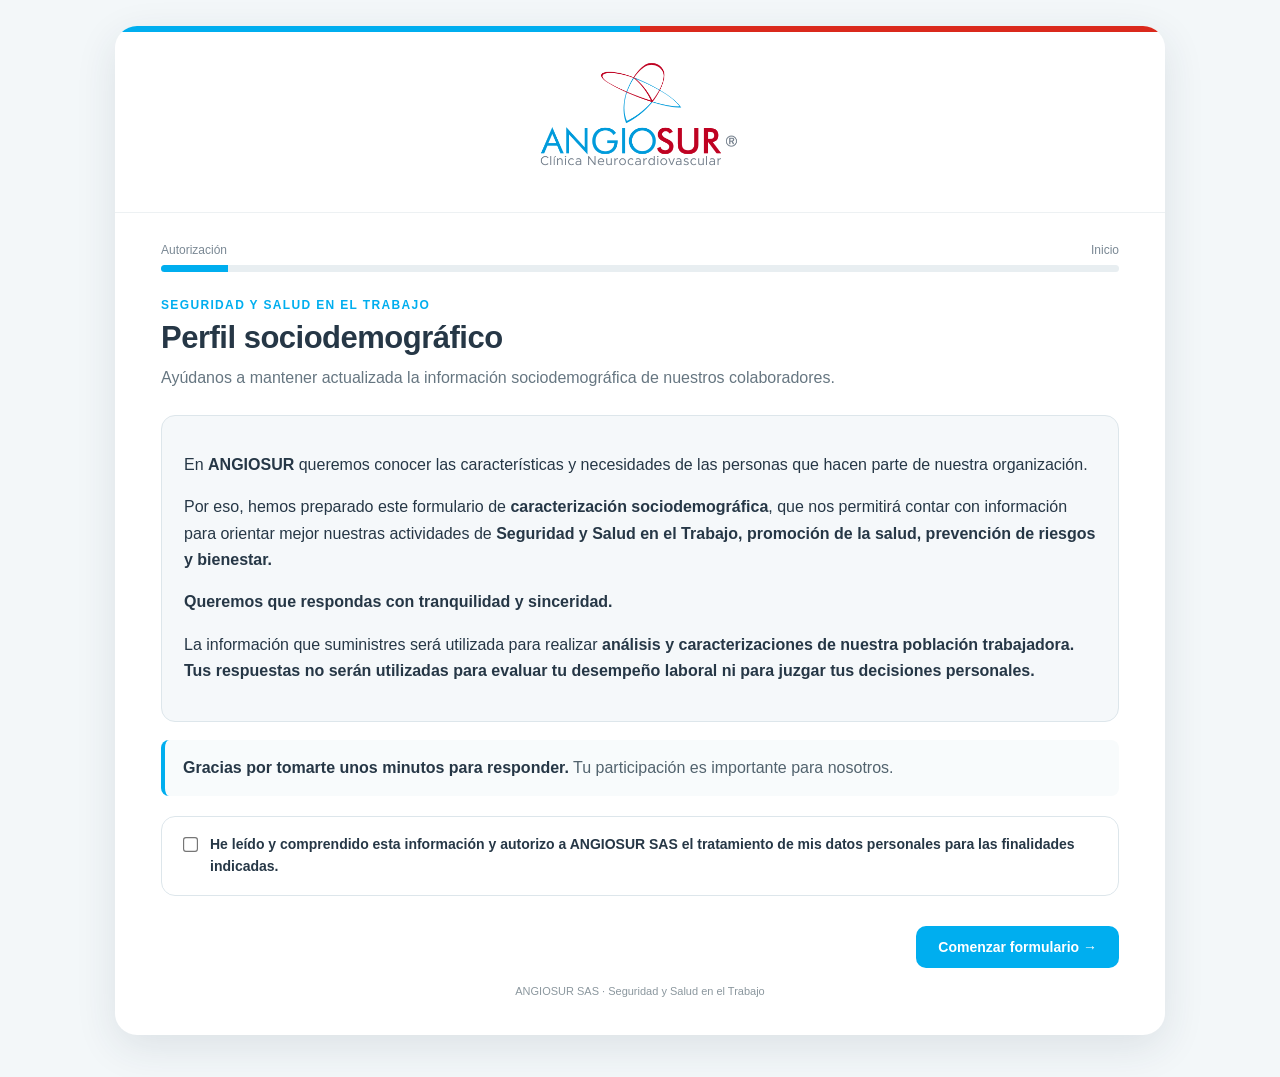
<file: index.html>
<!DOCTYPE html>
<html lang="es">
<head>
<meta charset="UTF-8">
<meta name="viewport" content="width=device-width, initial-scale=1.0">
<title>Perfil Sociodemográfico | ANGIOSUR</title>
<style>
:root{--blue:#00AEEF;--red:#DA291C;--gray:#7A8894;--dark:#263746;--soft:#F5F8FA;--line:#DDE6EB;--muted:#667681}
*{box-sizing:border-box}
body{margin:0;font-family:"Segoe UI",Arial,sans-serif;color:var(--dark);background:#f3f7f9}
.page{min-height:100vh;padding:26px 16px 42px}
.shell{width:min(1050px,100%);margin:auto;background:#fff;border-radius:22px;overflow:hidden;box-shadow:0 12px 42px rgba(38,55,70,.11)}
.topline{height:6px;background:linear-gradient(90deg,var(--blue) 0 50%,var(--red) 50% 100%)}
.header{padding:22px 36px 18px;border-bottom:1px solid #edf1f3;text-align:center}
.logo{width:min(330px,72vw);height:auto}
.main{padding:30px 46px 38px}
.progress-top{display:flex;justify-content:space-between;font-size:12px;color:var(--gray);margin-bottom:8px}
.progress{height:7px;background:#e8eef1;border-radius:20px;overflow:hidden}
.bar{height:100%;width:7%;background:var(--blue);transition:.25s}
.step{display:none}.step.active{display:block}
.kicker{font-size:12px;font-weight:800;letter-spacing:1.35px;text-transform:uppercase;color:var(--blue);margin:26px 0 8px}
h1{font-size:31px;line-height:1.18;margin:0 0 10px;letter-spacing:-.5px}
h2{font-size:25px;margin:0 0 8px}
.subtitle{color:var(--muted);line-height:1.55;margin:0 0 24px}
.intro{background:var(--soft);border:1px solid var(--line);border-radius:14px;padding:20px 22px;line-height:1.65}
.notice{margin:18px 0;padding:16px 18px;background:#f8fbfc;border-left:4px solid var(--blue);border-radius:8px;color:#52636e;line-height:1.55}
.notice strong{color:var(--dark)}
.notice ul{margin:8px 0 0 20px;padding:0}
.consent{border:1px solid var(--line);border-radius:14px;padding:17px 18px;margin-top:20px}
.checkline{display:flex;align-items:flex-start;gap:10px;line-height:1.55;font-weight:650}
.checkline input{margin-top:4px;accent-color:var(--blue);transform:scale(1.15)}
.section-head{display:flex;align-items:flex-start;gap:13px;margin-bottom:23px}
.section-num{min-width:42px;height:42px;border-radius:12px;background:#e9f8fd;color:var(--blue);display:flex;align-items:center;justify-content:center;font-weight:800}
.grid{display:grid;grid-template-columns:1fr 1fr;gap:18px}
.field{display:flex;flex-direction:column;gap:7px}
.full{grid-column:1/-1}
label{font-size:14px;font-weight:700;line-height:1.35}
.req{color:var(--red)}
.optional{font-size:11px;font-weight:500;color:#7b8992;margin-left:5px}
input[type=text],input[type=number],input[type=date],select{
width:100%;padding:12px 13px;border:1px solid var(--line);border-radius:10px;background:#fff;font-size:14px;color:var(--dark);outline:none
}
input:focus,select:focus{border-color:var(--blue);box-shadow:0 0 0 3px rgba(0,174,239,.10)}
.radio-row,.check-grid{display:flex;flex-wrap:wrap;gap:9px}
.choice{display:flex;align-items:flex-start;gap:7px;border:1px solid var(--line);border-radius:10px;padding:10px 12px;background:#fff;font-size:13px;font-weight:500;cursor:pointer}
.choice input{margin-top:2px;accent-color:var(--blue)}
.helper{font-size:11px;color:#83909a;line-height:1.4}
.actions{display:flex;justify-content:space-between;gap:12px;margin-top:30px}
button{border:0;border-radius:10px;padding:13px 22px;font-weight:750;font-size:14px;cursor:pointer}
.primary{background:var(--blue);color:#fff}.secondary{background:#edf2f4;color:var(--dark)}.danger{background:var(--red);color:#fff}
.conditional{display:none}.conditional.show{display:flex}.field.invalid input,.field.invalid select{border-color:var(--red);box-shadow:0 0 0 3px rgba(218,41,28,.08)}.field-error{display:block;color:var(--red);font-size:11px;margin-top:6px;font-weight:600}
.summary{display:grid;grid-template-columns:repeat(3,1fr);gap:12px;margin-top:20px}
.summary-card{background:var(--soft);border:1px solid var(--line);border-radius:12px;padding:14px}
.summary-card b{display:block;font-size:11px;color:var(--gray);margin-bottom:5px}.summary-card span{font-size:15px;font-weight:750}
.success{text-align:center;padding:45px 10px}
.success-icon{width:68px;height:68px;border-radius:50%;margin:0 auto 17px;background:#e9f8fd;color:var(--blue);display:flex;align-items:center;justify-content:center;font-size:31px;font-weight:800}
.footer{text-align:center;color:#8b979e;font-size:11px;margin-top:17px}
@media(max-width:720px){.main{padding:25px 19px 32px}.header{padding:21px 15px 17px}.grid{grid-template-columns:1fr}.full{grid-column:auto}.summary{grid-template-columns:1fr}h1{font-size:27px}}
</style>

<style>
.uppercase-input{text-transform:uppercase;}
.input-error{border-color:#DA291C !important;box-shadow:0 0 0 3px rgba(218,41,28,.08) !important;}
.validation-message{display:none;color:#DA291C;font-size:12px;font-weight:600;margin-top:6px;}
</style>


<style>
.completion-clean{
  min-height:360px;
  display:flex;
  flex-direction:column;
  align-items:center;
  justify-content:center;
  text-align:center;
  padding:48px 24px 60px;
}
.completion-icon{
  width:76px;
  height:76px;
  border-radius:50%;
  display:flex;
  align-items:center;
  justify-content:center;
  font-size:42px;
  font-weight:700;
  color:#fff;
  background:#00AEEF;
  margin-bottom:24px;
}
.completion-clean h2{
  margin:0 0 12px;
  color:#123A72;
}
.completion-clean p{
  margin:0;
  font-size:18px;
  color:#526477;
}
</style>

</head>
<body>
<div class="page"><div class="shell"><div class="topline"></div>
<header class="header"><img class="logo" src="[data-uri]" alt="ANGIOSUR Clínica Neurocardiovascular"></header>
<main class="main">
<div class="progress-top"><span id="stepLabel">Autorización</span><span id="stepPercent">Inicio</span></div>
<div class="progress"><div class="bar" id="progressBar"></div></div>

<section class="step active" id="step0">
<div class="kicker">Seguridad y Salud en el Trabajo</div>
<h1>Perfil sociodemográfico</h1>
<p class="subtitle">Ayúdanos a mantener actualizada la información sociodemográfica de nuestros colaboradores.</p>

<div class="intro">
<p>En <strong>ANGIOSUR</strong> queremos conocer las características y necesidades de las personas que hacen parte de nuestra organización.</p>
<p>Por eso, hemos preparado este formulario de <strong>caracterización sociodemográfica</strong>, que nos permitirá contar con información para orientar mejor nuestras actividades de <strong>Seguridad y Salud en el Trabajo, promoción de la salud, prevención de riesgos y bienestar.</strong></p>
<p><strong>Queremos que respondas con tranquilidad y sinceridad.</strong></p>
<p>La información que suministres será utilizada para realizar <strong>análisis y caracterizaciones de nuestra población trabajadora. Tus respuestas no serán utilizadas para evaluar tu desempeño laboral ni para juzgar tus decisiones personales.</strong></p>
</div>

<div class="notice">
<strong>Gracias por tomarte unos minutos para responder.</strong> Tu participación es importante para nosotros.
</div>

<div class="consent">
<label class="checkline"><input type="checkbox" id="authorization">
<span><strong>He leído y comprendido esta información y autorizo a ANGIOSUR SAS el tratamiento de mis datos personales para las finalidades indicadas.</strong></span></label>
</div>

<div class="actions"><span></span><button class="primary" onclick="startForm()">Comenzar formulario →</button></div>
</section>


<section class="step" id="step1">
<div class="kicker">01 · Datos personales</div>
<div class="section-head"><div class="section-num">01</div><div><h2>Datos personales</h2><p class="subtitle">Comencemos con tu información.</p></div></div>
<div class="grid">
<div class="field" id="q1">
<label>Tipo de documento <span class="req">*</span></label>
<select id="q1_input" data-q="1" required><option value="">Seleccione una opción</option><option value="Cédula de ciudadanía">Cédula de ciudadanía</option><option value="Cédula de extranjería">Cédula de extranjería</option><option value="Permiso por Protección Temporal (PPT)">Permiso por Protección Temporal (PPT)</option><option value="Pasaporte">Pasaporte</option></select>
</div>
<div class="field" id="q2">
<label>Número de documento <span class="req">*</span></label>
<input type="text" id="q2_input" data-q="2" autocomplete="off" required maxlength="15" minlength="5" inputmode="numeric">
</div>
<div class="field" id="q3">
<label>Apellidos y nombres <span class="req">*</span></label>
<input type="text" id="q3_input" data-q="3" autocomplete="off" required>
</div>
<div class="field" id="q4">
<label>Fecha de nacimiento <span class="req">*</span></label>
<input type="date" id="q4_input" data-q="4" required>
</div>
<div class="field" id="q5">
<label>Sexo <span class="req">*</span></label>
<div class="radio-row">
<label class="choice"><input type="radio" id="q5_0" name="q5" value="Mujer" data-q="5"> Mujer</label>
<label class="choice"><input type="radio" id="q5_1" name="q5" value="Hombre" data-q="5"> Hombre</label>
</div>
</div>
<div class="field" id="q6">
<label>Identidad de género <span class="req">*</span></label>
<select id="q6_input" data-q="6" required><option value="">Seleccione una opción</option><option value="Mujer">Mujer</option><option value="Hombre">Hombre</option><option value="Mujer trans">Mujer trans</option><option value="Hombre trans">Hombre trans</option><option value="No binario">No binario</option><option value="Otra">Otra</option><option value="Prefiero no responder">Prefiero no responder</option></select>
</div>
<div class="field" id="q7">
<label>Estado civil <span class="req">*</span></label>
<select id="q7_input" data-q="7" required><option value="">Seleccione una opción</option><option value="Soltero(a)">Soltero(a)</option><option value="Casado(a)">Casado(a)</option><option value="Unión libre">Unión libre</option><option value="Separado(a)">Separado(a)</option><option value="Divorciado(a)">Divorciado(a)</option><option value="Viudo(a)">Viudo(a)</option></select>
</div>
<div class="field" id="q8">
<label>¿Tiene hijos? <span class="req">*</span></label>
<div class="radio-row">
<label class="choice"><input type="radio" id="q8_0" name="q8" value="Sí" data-q="8"> Sí</label>
<label class="choice"><input type="radio" id="q8_1" name="q8" value="No" data-q="8"> No</label>
</div>
</div>
<div class="field conditional" id="q9" data-condition="Visible si ¿Tiene hijos? = Sí">
<label>¿Cuántos hijos tiene? <span class="req">*</span></label>
<select id="q9_input" data-q="9" required><option value="">Seleccione una opción</option><option value="1">1</option><option value="2">2</option><option value="3">3</option><option value="4">4</option><option value="5">5</option><option value="6">6</option></select>
</div>
<div class="field conditional" id="q10" data-condition="Visible si ¿Tiene hijos? = Sí">
<label>¿Cuántos de sus hijos son menores de 18 años? <span class="req">*</span></label>
<select id="q10_input" data-q="10" required><option value="">Seleccione una opción</option><option value="0">0</option><option value="1">1</option><option value="2">2</option><option value="3">3</option><option value="4">4</option><option value="5">5</option><option value="6">6</option></select>
</div>
<div class="field" id="q11">
<label>¿Cuántas personas dependen económicamente de usted? <span class="req">*</span></label>
<select id="q11_input" data-q="11" required><option value="">Seleccione una opción</option><option value="0">0</option><option value="1">1</option><option value="2">2</option><option value="3">3</option><option value="4">4</option><option value="5">5</option><option value="6">6</option></select>
</div>
<div class="field" id="q12">
<label>¿Es cabeza de hogar? <span class="req">*</span></label>
<div class="radio-row">
<label class="choice"><input type="radio" id="q12_0" name="q12" value="Sí" data-q="12"> Sí</label>
<label class="choice"><input type="radio" id="q12_1" name="q12" value="No" data-q="12"> No</label>
</div>
</div>
<div class="field conditional" id="q13" data-condition="Visible si ¿Es cabeza de hogar? = Sí">
<label>¿Es usted madre cabeza de familia? <span class="req">*</span></label>
<div class="radio-row">
<label class="choice"><input type="radio" id="q13_0" name="q13" value="Sí" data-q="13"> Sí</label>
<label class="choice"><input type="radio" id="q13_1" name="q13" value="No" data-q="13"> No</label>
</div>
</div>
</div>
<div class="actions">
<button class="secondary" onclick="goTo(0)">← Atrás</button>
<button class="primary" onclick="nextStep(1,2)">Siguiente →</button>
</div>
</section>

<section class="step" id="step2">
<div class="kicker">02 · Educación y vivienda</div>
<div class="section-head"><div class="section-num">02</div><div><h2>Educación y vivienda</h2><p class="subtitle">Cuéntanos un poco más sobre tu entorno y formación.</p></div></div>
<div class="grid">
<div class="field" id="q14">
<label>Máximo nivel de estudios terminado <span class="req">*</span></label>
<select id="q14_input" data-q="14" required><option value="">Seleccione una opción</option><option value="Primaria">Primaria</option><option value="Bachillerato">Bachillerato</option><option value="Técnico">Técnico</option><option value="Tecnólogo">Tecnólogo</option><option value="Profesional">Profesional</option><option value="Especialización">Especialización</option><option value="Maestría">Maestría</option><option value="Doctorado">Doctorado</option></select>
</div>
<div class="field" id="q15">
<label>¿Estudia actualmente? <span class="req">*</span></label>
<div class="radio-row">
<label class="choice"><input type="radio" id="q15_0" name="q15" value="Sí" data-q="15"> Sí</label>
<label class="choice"><input type="radio" id="q15_1" name="q15" value="No" data-q="15"> No</label>
</div>
</div>
<div class="field conditional" id="q16" data-condition="Visible si ¿Estudia actualmente? = Sí">
<label>¿Qué nivel está cursando? <span class="req">*</span></label>
<select id="q16_input" data-q="16" required><option value="">Seleccione una opción</option><option value="Bachillerato">Bachillerato</option><option value="Técnico">Técnico</option><option value="Tecnólogo">Tecnólogo</option><option value="Profesional">Profesional</option><option value="Especialización">Especialización</option><option value="Maestría">Maestría</option><option value="Doctorado">Doctorado</option><option value="Curso / Diplomado">Curso / Diplomado</option></select>
</div>
<div class="field" id="q17">
<label>Municipio de residencia <span class="req">*</span></label>
<select id="q17_input" data-q="17" required><option value="">Seleccione una opción</option>
<option value="" disabled>VALLE DE ABURRÁ</option>
<option value="BELLO">BELLO</option>
<option value="CALDAS">CALDAS</option>
<option value="COPACABANA">COPACABANA</option>
<option value="ENVIGADO">ENVIGADO</option>
<option value="GIRARDOTA">GIRARDOTA</option>
<option value="ITAGÜÍ">ITAGÜÍ</option>
<option value="LA ESTRELLA">LA ESTRELLA</option>
<option value="MEDELLÍN">MEDELLÍN</option>
<option value="SABANETA">SABANETA</option>
<option value="" disabled>SEDES Y CERCANOS</option>
<option value="BARBOSA">BARBOSA</option>
<option value="AMAGÁ">AMAGÁ</option>
<option value="ANGELÓPOLIS">ANGELÓPOLIS</option>
<option value="ANDES">ANDES</option>
<option value="CAUCASIA">CAUCASIA</option>
<option value="CONCORDIA">CONCORDIA</option>
<option value="FREDONIA">FREDONIA</option>
<option value="URRAO">URRAO</option>
<option value="Otro municipio de Antioquia">Otro municipio de Antioquia</option>
<option value="Otro municipio fuera de Antioquia">Otro municipio fuera de Antioquia</option></select>
</div>
<div class="field" id="q18">
<label>Zona de residencia <span class="req">*</span></label>
<select id="q18_input" data-q="18" required><option value="">Seleccione una opción</option><option value="Urbana">Urbana</option><option value="Rural">Rural</option></select>
</div>
<div class="field" id="q19">
<label>Estrato socioeconómico <span class="req">*</span></label>
<select id="q19_input" data-q="19" required><option value="">Seleccione una opción</option><option value="1">1</option><option value="2">2</option><option value="3">3</option><option value="4">4</option><option value="5">5</option><option value="6">6</option></select>
</div>
<div class="field" id="q20">
<label>Tipo de vivienda <span class="req">*</span></label>
<select id="q20_input" data-q="20" required><option value="">Seleccione una opción</option><option value="Propia (pagada)">Propia (pagada)</option><option value="Propia (pagando crédito)">Propia (pagando crédito)</option><option value="Arrendada">Arrendada</option><option value="Familiar">Familiar</option><option value="Otra">Otra</option></select>
</div>
<div class="field" id="q21">
<label>Medio de transporte principal <span class="req">*</span></label>
<select id="q21_input" data-q="21" required><option value="">Seleccione una opción</option><option value="A pie">A pie</option><option value="Bicicleta">Bicicleta</option><option value="Motocicleta">Motocicleta</option><option value="Automóvil particular">Automóvil particular</option><option value="Bus o buseta">Bus o buseta</option><option value="Metro / Metroplús / Tranvía">Metro / Metroplús / Tranvía</option><option value="Taxi o plataforma">Taxi o plataforma</option><option value="Otro">Otro</option></select>
</div>
<div class="field conditional" id="q22" data-condition="Visible si medio de transporte = Motocicleta o Automóvil particular">
<label>¿Tiene licencia de conducción vigente? <span class="req">*</span></label>
<div class="radio-row">
<label class="choice"><input type="radio" id="q22_0" name="q22" value="Sí" data-q="22"> Sí</label>
<label class="choice"><input type="radio" id="q22_1" name="q22" value="No" data-q="22"> No</label>
</div>
</div>
<div class="field" id="q23">
<label>Tiempo aproximado de desplazamiento casa-trabajo (solo ida) <span class="req">*</span></label>
<select id="q23_input" data-q="23" required><option value="">Seleccione una opción</option><option value="Menos de 30 minutos">Menos de 30 minutos</option><option value="30 a 60 minutos">30 a 60 minutos</option><option value="1 a 2 horas">1 a 2 horas</option><option value="Más de 2 horas">Más de 2 horas</option></select>
</div>
</div>
<div class="actions">
<button class="secondary" onclick="goTo(1)">← Atrás</button>
<button class="primary" onclick="nextStep(2,3)">Siguiente →</button>
</div>
</section>

<section class="step" id="step3">
<div class="kicker">03 · Información laboral</div>
<div class="section-head"><div class="section-num">03</div><div><h2>Información laboral</h2><p class="subtitle">Información relacionada con tu actividad en ANGIOSUR.</p></div></div>
<div class="grid">
<div class="field" id="q24">
<label>¿En qué sede labora? <span class="req">*</span></label>
<select id="q24_input" data-q="24" required><option value="">Seleccione una opción</option><option value="CLINICA">CLÍNICA</option><option value="GUAYABAL">GUAYABAL</option><option value="ITINERANTE">ITINERANTE</option><option value="ANDES">ANDES</option><option value="URRAO">URRAO</option><option value="CAUCASIA">CAUCASIA</option><option value="CONCORDIA">CONCORDIA</option><option value="COOSALUD">COOSALUD</option><option value="FREDONIA">FREDONIA</option><option value="OTRA">OTRA</option></select>
</div>
<div class="field" id="q25">
<label>¿En qué área o servicio trabaja? <span class="req">*</span></label>
<input type="text" id="q25_input" data-q="25" autocomplete="off" required>
</div>
<div class="field" id="q26">
<label>¿Cuál es su cargo? <span class="req">*</span></label>
<input type="text" id="q26_input" data-q="26" autocomplete="off" required>
</div>
<div class="field" id="q27">
<label>¿Qué tipo de cargo desempeña? <span class="req">*</span></label>
<select id="q27_input" data-q="27" required><option value="">Seleccione una opción</option><option value="Asistencial">Asistencial</option><option value="Administrativo">Administrativo</option><option value="Apoyo logístico">Apoyo logístico</option><option value="Directivo">Directivo</option></select>
</div>
<div class="field" id="q28">
<label>¿Qué tipo de vinculación tiene con la institución? <span class="req">*</span></label>
<select id="q28_input" data-q="28" required><option value="">Seleccione una opción</option><option value="Término indefinido">Término indefinido</option><option value="Término fijo">Término fijo</option><option value="Obra o labor">Obra o labor</option><option value="Prestación de servicios">Prestación de servicios</option><option value="Aprendiz">Aprendiz</option><option value="Empresa de servicios temporales">Empresa de servicios temporales</option><option value="Otro">Otro</option></select>
</div>
<div class="field" id="q29">
<label>¿En qué fecha ingresó a la institución? <span class="req">*</span></label>
<input type="date" id="q29_input" data-q="29" required>
</div>
<div class="field" id="q30">
<label>¿Cuál es su jornada de trabajo? <span class="req">*</span></label>
<select id="q30_input" data-q="30" required><option value="">Seleccione una opción</option><option value="Diurna fija">Diurna fija</option><option value="Nocturna fija">Nocturna fija</option><option value="Rotativa (día y noche)">Rotativa (día y noche)</option><option value="Mixta / otra">Mixta / otra</option></select>
</div>
<div class="field" id="q31">
<label>¿Cuántas horas trabaja a la semana en la institución? <span class="req">*</span></label>
<select id="q31_input" data-q="31" required><option value="">Seleccione una opción</option><option value="1 a 20">1 a 20</option><option value="21 a 40">21 a 40</option><option value="41 a 42">41 a 42</option><option value="Más de 42">Más de 42</option></select>
</div>
<div class="field" id="q32">
<label>¿Tiene otro empleo o contrato con otra entidad? <span class="req">*</span></label>
<div class="radio-row">
<label class="choice"><input type="radio" id="q32_0" name="q32" value="Sí" data-q="32"> Sí</label>
<label class="choice"><input type="radio" id="q32_1" name="q32" value="No" data-q="32"> No</label>
</div>
</div>
<div class="field conditional" id="q33" data-condition="Visible si ¿Tiene otro empleo o contrato? = Sí">
<label>Horas trabajadas por semana en el otro empleo <span class="req">*</span></label>
<select id="q33_input" data-q="33" required><option value="">Seleccione una opción</option><option value="1 a 10">1 a 10</option><option value="11 a 20">11 a 20</option><option value="21 a 30">21 a 30</option><option value="31 a 40">31 a 40</option><option value="Más de 40">Más de 40</option></select>
</div>
<div class="field" id="q34">
<label>¿Cuál es el ingreso mensual total de su hogar? <span class="req">*</span></label>
<select id="q34_input" data-q="34" required><option value="">Seleccione una opción</option><option value="Menos de 1 SMMLV">Menos de 1 SMMLV</option><option value="De 1 a 2 SMMLV">De 1 a 2 SMMLV</option><option value="Más de 2 y hasta 3 SMMLV">Más de 2 y hasta 3 SMMLV</option><option value="Más de 3 y hasta 5 SMMLV">Más de 3 y hasta 5 SMMLV</option><option value="Más de 5 SMMLV">Más de 5 SMMLV</option></select>
</div>
</div>
<div class="actions">
<button class="secondary" onclick="goTo(2)">← Atrás</button>
<button class="primary" onclick="nextStep(3,4)">Siguiente →</button>
</div>
</section>

<section class="step" id="step4">
<div class="kicker">04 · Información de caracterización</div>
<div class="section-head"><div class="section-num">04</div><div><h2>Información de caracterización</h2><p class="subtitle">Información para conocer mejor las características de nuestra población.</p></div></div>
<div class="grid">
<div class="field" id="q35">
<label>¿Pertenece a alguno de estos grupos poblacionales? (puede marcar varias) <span class="req">*</span></label>
<div class="check-grid">
<label class="choice"><input type="checkbox" id="q35_0" name="q35" value="Persona con discapacidad" data-q="35"> Persona con discapacidad</label>
<label class="choice"><input type="checkbox" id="q35_1" name="q35" value="Víctima del conflicto armado" data-q="35"> Víctima del conflicto armado</label>
<label class="choice"><input type="checkbox" id="q35_2" name="q35" value="Persona en situación de desplazamiento forzado" data-q="35"> Persona en situación de desplazamiento forzado</label>
<label class="choice"><input type="checkbox" id="q35_3" name="q35" value="Víctima de violencia basada en género" data-q="35"> Víctima de violencia basada en género</label>
<label class="choice"><input type="checkbox" id="q35_4" name="q35" value="Persona en proceso de reincorporación o reintegración" data-q="35"> Persona en proceso de reincorporación o reintegración</label>
<label class="choice"><input type="checkbox" id="q35_5" name="q35" value="Población migrante" data-q="35"> Población migrante</label>
<label class="choice"><input type="checkbox" id="q35_6" name="q35" value="Ninguno" data-q="35"> Ninguno</label>
</div>
</div>
<div class="field conditional" id="q36" data-condition="Visible si se selecciona Persona con discapacidad">
<label>Tipo de discapacidad <span class="req">*</span></label>
<div class="check-grid">
<label class="choice"><input type="checkbox" id="q36_0" name="q36" value="Física" data-q="36"> Física</label>
<label class="choice"><input type="checkbox" id="q36_1" name="q36" value="Auditiva" data-q="36"> Auditiva</label>
<label class="choice"><input type="checkbox" id="q36_2" name="q36" value="Visual" data-q="36"> Visual</label>
<label class="choice"><input type="checkbox" id="q36_3" name="q36" value="Intelectual" data-q="36"> Intelectual</label>
<label class="choice"><input type="checkbox" id="q36_4" name="q36" value="Psicosocial" data-q="36"> Psicosocial</label>
<label class="choice"><input type="checkbox" id="q36_5" name="q36" value="Múltiple" data-q="36"> Múltiple</label>
</div>
</div>
<div class="field conditional" id="q37" data-condition="Visible si se selecciona Persona con discapacidad">
<label>¿Cuenta con certificado de discapacidad? <span class="req">*</span></label>
<select id="q37_input" data-q="37" required><option value="">Seleccione una opción</option><option value="Sí">Sí</option><option value="No">No</option><option value="En trámite">En trámite</option></select>
</div>
<div class="field conditional" id="q38" data-condition="Visible si se selecciona Persona con discapacidad">
<label>¿Requiere algún ajuste razonable en su puesto de trabajo? <span class="req">*</span></label>
<select id="q38_input" data-q="38" required><option value="">Seleccione una opción</option><option value="Sí">Sí</option><option value="No">No</option></select>
</div>
<div class="field full conditional" id="q39" data-condition="Visible si discapacidad = Sí y requiere ajuste razonable = Sí">
<label>¿Qué ajuste requiere? <span class="req">*</span></label>
<input type="text" id="q39_input" data-q="39" autocomplete="off" required>
</div>
<div class="field" id="q40">
<label>De acuerdo con su cultura o pueblo, ¿usted se reconoce como? <span class="req">*</span></label>
<select id="q40_input" data-q="40" required><option value="">Seleccione una opción</option><option value="Indígena">Indígena</option><option value="Gitano(a) o Rrom">Gitano(a) o Rrom</option><option value="Raizal">Raizal</option><option value="Palenquero(a)">Palenquero(a)</option><option value="Negro(a), mulato(a), afrodescendiente o afrocolombiano(a)">Negro(a), mulato(a), afrodescendiente o afrocolombiano(a)</option><option value="Ninguno de los anteriores">Ninguno de los anteriores</option></select>
</div>
<div class="field" id="q41">
<label>Según sus rasgos físicos, ¿usted se reconoce como? <span class="req">*</span></label>
<select id="q41_input" data-q="41" required><option value="">Seleccione una opción</option><option value="Mestizo(a)">Mestizo(a)</option><option value="Blanco(a)">Blanco(a)</option><option value="Otro">Otro</option></select>
</div>
</div>
<div class="actions">
<button class="secondary" onclick="goTo(3)">← Atrás</button>
<button class="primary" onclick="nextStep(4,5)">Siguiente →</button>
</div>
</section>

<section class="step" id="step5">
<div class="kicker">05 · Salud y hábitos</div>
<div class="section-head"><div class="section-num">05</div><div><h2>Salud y hábitos</h2><p class="subtitle">Información relacionada con salud y hábitos.</p></div></div>
<div class="grid">

<div class="field" id="q56">
<label>Talla (cm) <span class="req">*</span></label>
<input type="number" id="q56_input" data-q="56" required min="50" max="250" step="0.1" inputmode="decimal" placeholder="Ej. 165">
</div>
<div class="field" id="q57">
<label>Peso (kg) <span class="req">*</span></label>
<input type="number" id="q57_input" data-q="57" required min="2" max="300" step="0.1" inputmode="decimal" placeholder="Ej. 65">
</div>
<div class="field" id="q42">
<label>¿Cómo califica su estado de salud? <span class="req">*</span></label>
<select id="q42_input" data-q="42" required><option value="">Seleccione una opción</option><option value="Excelente">Excelente</option><option value="Buena">Buena</option><option value="Regular">Regular</option><option value="Mala">Mala</option></select>
</div>
<div class="field" id="q43">
<label>¿Tiene alguna enfermedad diagnosticada por un médico? <span class="req">*</span></label>
<select id="q43_input" data-q="43" required><option value="">Seleccione una opción</option><option value="Sí">Sí</option><option value="No">No</option></select>
</div>
<div class="field conditional" id="q44" data-condition="Visible si ¿Tiene alguna enfermedad diagnosticada? = Sí">
<label>¿Cuál o cuáles enfermedades? <span class="req">*</span></label>
<div class="check-grid">
<label class="choice"><input type="checkbox" id="q44_0" name="q44" value="Hipertensión arterial" data-q="44"> Hipertensión arterial</label>
<label class="choice"><input type="checkbox" id="q44_1" name="q44" value="Diabetes" data-q="44"> Diabetes</label>
<label class="choice"><input type="checkbox" id="q44_2" name="q44" value="Enfermedad cardiovascular" data-q="44"> Enfermedad cardiovascular</label>
<label class="choice"><input type="checkbox" id="q44_3" name="q44" value="Enfermedad respiratoria" data-q="44"> Enfermedad respiratoria</label>
<label class="choice"><input type="checkbox" id="q44_4" name="q44" value="Enfermedad osteomuscular" data-q="44"> Enfermedad osteomuscular</label>
<label class="choice"><input type="checkbox" id="q44_5" name="q44" value="Trastorno de salud mental" data-q="44"> Trastorno de salud mental</label>
<label class="choice"><input type="checkbox" id="q44_6" name="q44" value="Enfermedad tiroidea" data-q="44"> Enfermedad tiroidea</label>
<label class="choice"><input type="checkbox" id="q44_7" name="q44" value="Cáncer" data-q="44"> Cáncer</label>
<label class="choice"><input type="checkbox" id="q44_8" name="q44" value="Otra" data-q="44"> Otra</label>
</div>
</div>
<div class="field full conditional" id="q45" data-condition="Visible si enfermedad = Sí y se selecciona Otra">
<label>¿Cuál otra enfermedad? <span class="req">*</span></label>
<input type="text" id="q45_input" data-q="45" autocomplete="off" required>
</div>
<div class="field conditional" id="q46" data-condition="Visible si ¿Tiene alguna enfermedad diagnosticada? = Sí">
<label>¿Está en tratamiento médico actualmente? <span class="req">*</span></label>
<select id="q46_input" data-q="46" required><option value="">Seleccione una opción</option><option value="Sí">Sí</option><option value="No">No</option></select>
</div>
<div class="field" id="q47">
<label>¿Toma algún medicamento de forma habitual? Ejm. Anticonceptivos, Analgésicos, ETC. <span class="req">*</span></label>
<select id="q47_input" data-q="47" required><option value="">Seleccione una opción</option><option value="Sí">Sí</option><option value="No">No</option></select>
</div>
<div class="field conditional" id="q48" data-condition="Visible si ¿Toma algún medicamento de forma habitual? = Sí">
<label>¿Cuál o cuáles? <span class="req">*</span></label>
<div class="check-grid">
<label class="choice"><input type="checkbox" id="q48_0" name="q48" value="Anticonceptivos (pastillas, inyección, implante u otro hormonal)" data-q="48"> Anticonceptivos (pastillas, inyección, implante u otro hormonal)</label>
<label class="choice"><input type="checkbox" id="q48_1" name="q48" value="Analgésicos (acetaminofén, acetaminofén con cafeína, ibuprofeno, naproxeno)" data-q="48"> Analgésicos (acetaminofén, acetaminofén con cafeína, ibuprofeno, naproxeno)</label>
<label class="choice"><input type="checkbox" id="q48_2" name="q48" value="Antihipertensivos (para la presión)" data-q="48"> Antihipertensivos (para la presión)</label>
<label class="choice"><input type="checkbox" id="q48_3" name="q48" value="Medicamentos para la diabetes" data-q="48"> Medicamentos para la diabetes</label>
<label class="choice"><input type="checkbox" id="q48_4" name="q48" value="Hormona tiroidea" data-q="48"> Hormona tiroidea</label>
<label class="choice"><input type="checkbox" id="q48_5" name="q48" value="Antidepresivos o ansiolíticos" data-q="48"> Antidepresivos o ansiolíticos</label>
<label class="choice"><input type="checkbox" id="q48_6" name="q48" value="Medicamentos para dormir" data-q="48"> Medicamentos para dormir</label>
<label class="choice"><input type="checkbox" id="q48_7" name="q48" value="Anticoagulantes" data-q="48"> Anticoagulantes</label>
<label class="choice"><input type="checkbox" id="q48_8" name="q48" value="Antialérgicos" data-q="48"> Antialérgicos</label>
<label class="choice"><input type="checkbox" id="q48_9" name="q48" value="Otro" data-q="48"> Otro</label>
</div>
</div>
<div class="field full conditional" id="q49" data-condition="Visible si ¿Toma algún medicamento de forma habitual? = Sí">
<label>¿Cuál otro medicamento? <span class="req">*</span></label>
<input type="text" id="q49_input" data-q="49" autocomplete="off" required>
</div>
<div class="field conditional" id="q50" data-condition="Visible si ¿Toma algún medicamento de forma habitual? = Sí">
<label>¿Con qué frecuencia los toma? <span class="req">*</span></label>
<select id="q50_input" data-q="50" required><option value="">Seleccione una opción</option><option value="Diario">Diario</option><option value="Varias veces por semana">Varias veces por semana</option><option value="Ocasional">Ocasional</option></select>
</div>
<div class="field conditional" id="q51" data-condition="Visible si ¿Toma algún medicamento de forma habitual? = Sí">
<label>¿Fueron formulados por un médico? <span class="req">*</span></label>
<select id="q51_input" data-q="51" required><option value="">Seleccione una opción</option><option value="Sí, todos">Sí, todos</option><option value="Algunos">Algunos</option><option value="Ninguno">Ninguno</option></select>
</div>
<div class="field" id="q52">
<label>¿Con qué frecuencia realiza actividad física de al menos 30 minutos? <span class="req">*</span></label>
<select id="q52_input" data-q="52" required><option value="">Seleccione una opción</option><option value="No realizo">No realizo</option><option value="1 a 2 veces por semana">1 a 2 veces por semana</option><option value="3 o más veces por semana">3 o más veces por semana</option></select>
</div>
<div class="field" id="q53">
<label>¿Fuma cigarrillo o usa vapeador? <span class="req">*</span></label>
<select id="q53_input" data-q="53" required><option value="">Seleccione una opción</option><option value="No consumo">No consumo</option><option value="Sí consumo">Sí consumo</option><option value="Exfumador(a)">Exfumador(a)</option></select>
</div>
<div class="field conditional" id="q54" data-condition="">
<label>¿Con qué frecuencia? <span class="req">*</span></label>
<select id="q54_input" data-q="54" required><option value="">Seleccione una opción</option><option value="Diario">Diario</option><option value="Semanal">Semanal</option><option value="Ocasional">Ocasional</option></select>
</div>
<div class="field" id="q55">
<label>¿Con qué frecuencia consume bebidas alcohólicas? <span class="req">*</span></label>
<select id="q55_input" data-q="55" required><option value="">Seleccione una opción</option><option value="No consumo">No consumo</option><option value="Una vez al mes o menos">Una vez al mes o menos</option><option value="2 a 4 veces al mes">2 a 4 veces al mes</option><option value="2 o más veces por semana">2 o más veces por semana</option></select>
</div>
</div>
<div class="actions">
<button class="secondary" onclick="goTo(4)">← Atrás</button>
<button class="primary" type="button" onclick="submitForm()">Finalizar →</button>
</div>
</section>


<section class="step" id="step6">
<div class="completion-clean">
  <div class="completion-icon" aria-hidden="true">✓</div>
  <h2>¡Gracias por completar tu caracterización!</h2>
  <p>La información fue diligenciada correctamente.</p>
</div>
</section>

<div class="footer">ANGIOSUR SAS · Seguridad y Salud en el Trabajo</div>
</main></div></div>

<script>
const totalSteps=6;
function radioValue(n){
  const x=document.querySelector(`input[name="q${n}"]:checked`);
  return x?x.value:"";
}
function selectValue(n){
  const x=document.getElementById(`q${n}_input`);
  return x?x.value:"";
}
function checkboxValues(n){
  return [...document.querySelectorAll(`input[name="q${n}"]:checked`)].map(x=>x.value);
}
function showStep(n){
  document.querySelectorAll(".step").forEach(s=>s.classList.remove("active"));
  const step=document.getElementById("step"+n);
  if(step)step.classList.add("active");
  const labels=["Autorización","Datos personales","Educación y vivienda","Información laboral","Información de caracterización","Salud y hábitos","Finalizado"];
  document.getElementById("stepLabel").textContent=labels[n]||"Formulario";
  document.getElementById("stepPercent").textContent=n===0?"Inicio":(n===6?"Completado":Math.round((n/5)*100)+"%");
  document.getElementById("progressBar").style.width=(n===0?7:Math.min(100,n*20))+"%";
  window.scrollTo({top:0,behavior:"smooth"});
  updateConditions();
}
function goTo(n){showStep(n)}
function startForm(){
  if(!document.getElementById("authorization").checked){
    alert("Para continuar, debes leer y aceptar la autorización.");
    return;
  }
  goTo(1);
}
function clearError(field){
  field.classList.remove("invalid");
  const e=field.querySelector(".field-error");
  if(e)e.remove();
}
function error(field,msg){
  clearError(field);
  field.classList.add("invalid");
  const e=document.createElement("div");
  e.className="field-error";
  e.textContent=msg;
  field.appendChild(e);
}
function visible(field){
  return field.offsetParent!==null;
}
function validField(field){
  const radios=field.querySelectorAll('input[type="radio"]');
  const checks=field.querySelectorAll('input[type="checkbox"]');
  const select=field.querySelector("select");
  const input=field.querySelector('input[type="text"],input[type="date"],input[type="number"]');
  if(radios.length)return [...radios].some(x=>x.checked);
  if(checks.length)return [...checks].some(x=>x.checked);
  if(select)return select.value.trim()!=="";
  if(input)return input.value.trim()!=="";
  return true;
}
function validateStep(stepNo){
  updateConditions();
  const step=document.getElementById("step"+stepNo);
  if(!step)return true;
  let first=null;
  step.querySelectorAll(".field").forEach(field=>{
    clearError(field);
    if(!visible(field))return;
    if(field.id==="q2"){
      const v=document.getElementById("q2_input").value.trim();
      const pas=selectValue(1)==="Pasaporte";
      const ok=pas?/^[A-Z0-9]{5,15}$/.test(v):/^[0-9]{5,11}$/.test(v);
      if(!ok){
        error(field,pas?"Pasaporte: de 5 a 15 letras o números, sin espacios.":"Debe tener entre 5 y 11 dígitos, sin puntos ni espacios.");
        if(!first)first=field;
      }
      return;
    }
    if(!validField(field)){
      error(field,"Este campo es obligatorio.");
      if(!first)first=field;
    }
  });
  if(first){
    first.scrollIntoView({behavior:"smooth",block:"center"});
    return false;
  }
  return true;
}
function nextStep(current,next){
  if(validateStep(current))goTo(next);
}
const POWER_AUTOMATE_URL = 'https://default7537c61049ba4284bda61c2eed3366.aa.environment.api.powerplatform.com:443/powerautomate/automations/direct/cu/27/workflows/2d121ead3fef4336aa90ca79b0b2f54b/triggers/manual/paths/invoke?api-version=1&sp=%2Ftriggers%2Fmanual%2Frun&sv=1.0&sig=Q-o75LelvHl7NxgHUKPzX7mvQ4aVCaDPR8WQp-bFUkY';
function getQuestionValue(n){
  const els=[...document.querySelectorAll(`[data-q="${n}"]`)];
  const checks=els.filter(x=>((x.type==='checkbox'||x.type==='radio')&&x.checked));
  if(checks.length)return checks.map(x=>x.value).join(' | ');
  const el=els.find(x=>!((x.type==='checkbox'||x.type==='radio')));
  return el ? (el.value || '').trim() : '';
}
function makeResponseId(){
  const d=new Date();
  const p=n=>String(n).padStart(2,'0');
  return `ANG-${d.getFullYear()}${p(d.getMonth()+1)}${p(d.getDate())}-${p(d.getHours())}${p(d.getMinutes())}${p(d.getSeconds())}-${Math.random().toString(36).slice(2,7).toUpperCase()}`;
}
function buildPayload(){
  const now=new Date(Date.now()-5*3600*1000).toISOString().slice(0,19).replace('T',' ');
  const payload={"Fecha y hora":now};
  for(let n=1;n<=57;n++)payload[`Q${n}`]=getQuestionValue(n);
  return payload;
}
async function submitForm(){
  if(!validateStep(5))return;
  const btn=document.querySelector('#step5 button.primary');
  const original=btn ? btn.textContent : 'Finalizar →';
  if(btn){btn.disabled=true;btn.textContent='Enviando...';}
  try{
    const response=await fetch(POWER_AUTOMATE_URL,{
      method:'POST',
      headers:{'Content-Type':'application/json'},
      body:JSON.stringify(buildPayload())
    });
    if(!response.ok)throw new Error(`HTTP ${response.status}`);
    goTo(6);
  }catch(error){
    console.error(error);
    alert('No fue posible enviar la información. Verifica tu conexión e inténtalo nuevamente.');
    if(btn){btn.disabled=false;btn.textContent=original;}
  }
}
function updateConditions(){
  const conditions={
    9:()=>radioValue(8)==='Sí',
    10:()=>radioValue(8)==='Sí',
    13:()=>radioValue(12)==='Sí' && (radioValue(5)==='Mujer' || ['Mujer','Mujer trans'].includes(selectValue(6))),
    16:()=>radioValue(15)==='Sí',
    22:()=>['Motocicleta','Automóvil particular'].includes(selectValue(21)),
    33:()=>radioValue(32)==='Sí',
    36:()=>checkboxValues(35).includes('Persona con discapacidad'),
    37:()=>checkboxValues(35).includes('Persona con discapacidad'),
    38:()=>checkboxValues(35).includes('Persona con discapacidad'),
    39:()=>checkboxValues(35).includes('Persona con discapacidad') && selectValue(38)==='Sí',
    44:()=>selectValue(43)==='Sí',
    45:()=>selectValue(43)==='Sí' && checkboxValues(44).includes('Otra'),
    46:()=>selectValue(43)==='Sí',
    48:()=>selectValue(47)==='Sí',
    49:()=>selectValue(47)==='Sí' && checkboxValues(48).includes('Otro'),
    50:()=>selectValue(47)==='Sí',
    51:()=>selectValue(47)==='Sí',
    54:()=>selectValue(53)==='Sí consumo',
  };
  Object.entries(conditions).forEach(([n,fn])=>{
    const field=document.getElementById("q"+n);
    if(!field)return;
    const show=fn();
    field.classList.toggle("show",show);
    field.dataset.active=show?"1":"0";
    if(!show){
      field.querySelectorAll("input").forEach(x=>{x.checked=false;});
      field.querySelectorAll("select").forEach(x=>{x.value="";});
      field.querySelectorAll("input[type=text],input[type=date],input[type=number]").forEach(x=>{x.value="";});
      clearError(field);
    }
  });
}
document.addEventListener("change",function(e){
  const t=e.target;
  if(t && t.name==="q35" && t.checked){
    document.querySelectorAll('input[name="q35"]').forEach(function(x){
      if(t.value==="Ninguno"?x!==t:x.value==="Ninguno")x.checked=false;
    });
  }
  if(t && t.id==="q1_input"){
    const d=document.getElementById("q2_input");
    d.setAttribute("inputmode",t.value==="Pasaporte"?"text":"numeric");
    d.value="";
  }
  updateConditions();
});
document.addEventListener("DOMContentLoaded",()=>{
  document.getElementById("progressBar").style.width="7%";
  updateConditions();
});
</script>


<script>
document.addEventListener("DOMContentLoaded", function(){
  // Texto ingresado: mayúsculas automáticas.
  document.querySelectorAll('input[type="text"], textarea').forEach(function(el){
    const labelText = (el.parentElement && el.parentElement.innerText) || "";
    if (el.id!=='q2_input' && !/número de documento/i.test(labelText)) {
      el.classList.add("uppercase-input");
      el.addEventListener("input", function(){
        const start = this.selectionStart, end = this.selectionEnd;
        this.value = this.value.toUpperCase();
        try { this.setSelectionRange(start, end); } catch(e) {}
      });
    }
  });

  // Cédula: solo números, máximo 11 dígitos y mínimo 5 para validar.
  document.querySelectorAll('#q2_input').forEach(function(el){
    el.addEventListener("input", function(){
      const pas=(document.getElementById("q1_input")||{}).value==="Pasaporte";
      this.value = pas ? this.value.toUpperCase().replace(/[^A-Z0-9]/g,"").slice(0,15) : this.value.replace(/\D/g, "").slice(0,11);
      this.classList.remove("input-error");
      const msg=this.parentElement.querySelector(".validation-message");
      if(msg) msg.style.display="none";
    });
    el.addEventListener("keypress", function(e){
      const pas=(document.getElementById("q1_input")||{}).value==="Pasaporte";
      if(!(pas?/[A-Za-z0-9]/:/[0-9]/).test(e.key) && !["Backspace","Delete","Tab","ArrowLeft","ArrowRight","Home","End"].includes(e.key)){
        e.preventDefault();
      }
    });
    el.addEventListener("blur", function(){
      const value=this.value.trim();
      let msg=this.parentElement.querySelector(".validation-message");
      if(!msg){
        msg=document.createElement("div");
        msg.className="validation-message";
        this.parentElement.appendChild(msg);
      }
      if(value && value.length < 5){
        msg.textContent="El documento debe tener mínimo 5 caracteres.";
        msg.style.display="block";
        this.classList.add("input-error");
      } else {
        msg.style.display="none";
        this.classList.remove("input-error");
      }
    });
  });
});
</script>


<script>
document.addEventListener("DOMContentLoaded", function(){
  document.querySelectorAll("#q56_input,#q57_input").forEach(function(el){
    el.addEventListener("input", function(){
      this.value = this.value.replace(/[^0-9.,]/g,"").replace(",", ".");
    });
  });
});
</script>

</body>
</html>
</file>
